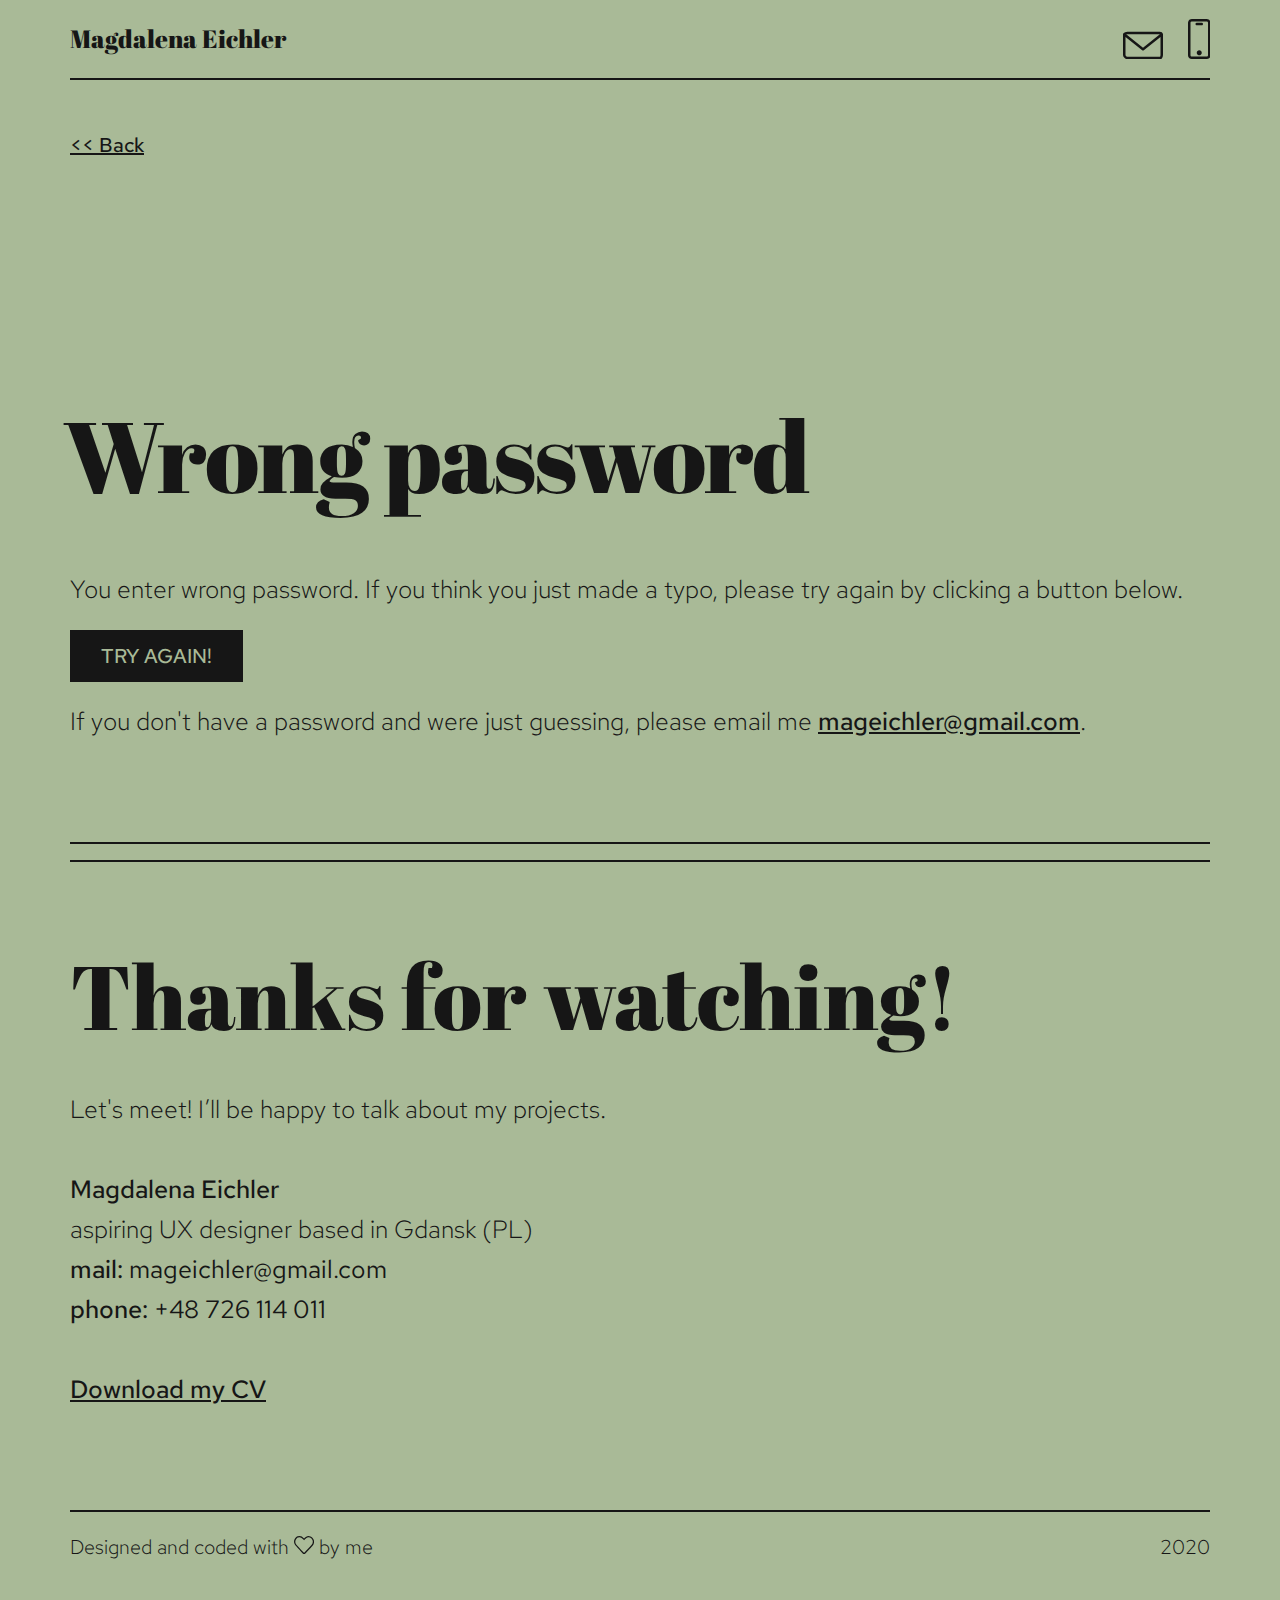
<file: programming-school/you-shell-not-pass.html>
<!doctype html>
<html lang="en">
  <head>
    <meta charset="utf-8">
    <meta name="viewport" content="width=device-width, initial-scale=1, shrink-to-fit=no">
    <meta name="description" content="Hello! I'm Magdalena Eichler, a UX designer based in Gdansk (PL). I believe that everything starts from a story.">
    <meta name="author" content="Magdalena Eichler">
    <title>Magdalena Eichler - about me</title>

    <!-- Bootstrap core CSS -->
    <link href="../css/bootstrap.css" rel="stylesheet">
    <link href="../css/bootstrap-grid.css" rel="stylesheet">

    <!-- Favicons -->
    <link rel="icon" href="../img/fav.svg">

    <!-- Custom styles for this template -->
    <link href="../css/mageichler-folio.css" rel="stylesheet">

  </head>

  <body>

    <nav class="navbar navbar-expand-lg fixed-top">
      <div class="container mag-navbar">
        <a class="navbar-brand hidden-link" href="">Magdalena Eichler</a>
        <div class="contact-icons">
          <a href="mailto:mageichler@gmail.com">
            <svg class="icon" xmlns="http://www.w3.org/2000/svg" xmlns:xlink="http://www.w3.org/1999/xlink" aria-hidden="true" focusable="false" width="2em" preserveAspectRatio="xMidYMid meet" viewBox="0 0 1024 800">
              <path d="M1023 168q1-3 1-6t-1-6l-2-6q-12-54-77-54H112q-30 0-57.5 11T13 137l-5 5q-10 11-7 26q-1 2-1 4v516q0 40 36 76t76 36h832q37 0 58.5-34t21.5-78V170.5l-1-2.5zm-911-8h832L512 505L81 161q8-1 31-1zm832 576H112q-9 0-20.5-8T72 708.5T64 688V230l427 341q9 8 21 8q12-1 21-8l427-341v462q0 44-16 44z" fill="var(--dark)"/>
            </svg>
          </a>
          <a href="tel:+48-726-114-011">
            <svg class="icon" xmlns="http://www.w3.org/2000/svg" xmlns:xlink="http://www.w3.org/1999/xlink" aria-hidden="true" focusable="false" height="2em" preserveAspectRatio="xMidYMid meet" viewBox="0 0 576 1024">
              <path d="M480 0H96Q70 0 48 13T13 48T0 96v832q0 40 28 68t68 28h384q40 0 68-28t28-68V96q0-26-13-48t-35-35t-48-13zm32 928q0 13-9.5 22.5T480 960H96q-13 0-22.5-9.5T64 928V96q0-13 9.5-22.5T96 64h384q13 0 22.5 9.5T512 96v832zM288.5 800q-26.5 0-45.5 19t-19 45q0 17 8.5 32t23.5 23.5t32 8.5t32-8.5t23.5-23.5t8.5-32q0-26-18.5-45t-45-19zM352 96H224q-13 0-22.5 9.5T192 128t9.5 22.5T224 160h128q13 0 22.5-9.5T384 128t-9.5-22.5T352 96z" fill="var(--dark)"/>
            </svg>
          </a>
        </div>
      </div> 
    </nav>

    <div class="container subpage">
      <main role="main">

       <div class="row small-nav">
            <div class="col-md-6">
                    <a href="../"><< Back</a>
            </div>
        </div>

        
        <div class="row">
            <div class="col-md-12">
                <h1>Wrong password</h1>
            </div>
        </div>

        <div class="row">
            <div class="col-md-12">
                <p>
                    You enter wrong password. If you think you just made a typo, please try again by clicking a button below. 
                </p>
                <p><a href="index.html" class="btn btn-folio">Try again!</a></p>
                <p>
                    If you don't have a password and were just guessing, please email me <a href="mailto:mageichler@gmail.com">mageichler@gmail.com</a>. 
                </p>
            </div>
        </div>

        <div class="row">
        <div class="col-md-12">
            <div class="divider"></div>
        </div>
        </div>
        
        <div class="row thanks">
        <div class="col-md-12">
            <h3>Thanks for watching!</h3>
            <p>Let's meet! I’ll be happy to talk about my projects.</p>
            <p>
            <strong>Magdalena Eichler</strong> <br>
            aspiring UX designer based in Gdansk (PL) <br>
            <strong>mail:</strong> <a class="hidden-link" href="mailto:mageichler@gmail.com">mageichler@gmail.com</a>
            <br>
            <strong>phone:</strong> <a class="hidden-link" href="tel:+48-726-114-011">+48 726 114 011</a>
            </p>
            <p>
            <a href="../res/cv.pdf" target="_blank">Download my CV</a>
            </p>
        </div>
        </div>
    </main>
    <footer class="footer">
        <div class="row">
        <div class="col-md-9">
            Designed and coded with 
            <svg xmlns="http://www.w3.org/2000/svg" xmlns:xlink="http://www.w3.org/1999/xlink" aria-hidden="true" focusable="false" width="1.02em" height="1em" style="vertical-align: -0.062em;-ms-transform: rotate(360deg); -webkit-transform: rotate(360deg); transform: rotate(360deg);" preserveAspectRatio="xMidYMid meet" viewBox="0 -48 1040 1024"><path d="M288 66q73 0 180 106l46 45l45-46q15-16 31.5-30t32.5-26t31.5-21T684 78.5t27.5-9.5t24.5-3q89 0 157 68q69 69 69 166t-69 167q-5 4-359 387q-5 5-11 6.5t-10 1.5q-12 0-21-8q-324-360-359-395q-8-8-15.5-17.5t-14-19t-12-19.5t-10-20.5T74 361t-5.5-22t-3.5-23t-1-23q0-98 69-167q32-31 70-45.5T288 66zm0-64q-59 0-109 19T88 81q-43 43-65.5 99T0 292.5T22.5 405T88 504q9 9 49.5 53.5t91 100.5t100 111t83.5 92l34 37q27 28 66.5 28t67.5-28q354-383 358-386q88-88 88-212T938 89q-44-44-93.5-65.5T736 2q-53 0-111.5 35T513 126Q387 2 288 2z" fill="var(--dark)"/><rect x="0" y="-48" width="1040" height="1024" fill="rgba(0, 0, 0, 0)" /></svg>
            by me
        </div>
        <div class="col-md-3 text-right">
            2020
        </div>
        </div>
    </footer>
    </div>

<script src="https://code.jquery.com/jquery-3.4.1.slim.min.js"></script>
<script>window.jQuery || document.write('<script src="/js/jquery.slim.min.js"><\/script>')</script><script src="../js/bootstrap.bundle.min.js"></script></body>
</html>
</file>
<file: css/mageichler-folio.css>
@import url('https://fonts.googleapis.com/css?family=Red+Hat+Text:400,500,700&display=swap');
@import url('https://fonts.googleapis.com/css2?family=Literata:ital,wght@0,200;0,300;0,400;0,500;0,600;0,700;0,800;0,900;1,200;1,300;1,400;1,500;1,600;1,700;1,800;1,900&display=swap');
@import url('https://fonts.googleapis.com/css2?family=Abril+Fatface&display=swap');

:root {
    --dark: #161616;
    --dark-hover: rgba(22,22,22,0.15);
    --light: #F5FAF0;
    --color: #A9BA97;
    --font-serif: "Abril Fatface", "Literata", serif;
    --font-sans-serif: "Red Hat Text", "Helvetica Neue", Arial, "Noto Sans", sans-serif;

    scroll-behavior: smooth;
}

html {
    font-size: 20px;
}

@media(max-width: 575px) {
    html {
        font-size: 16px;
    }
}

body {
    background: var(--color);
    color: var(--dark);
    font-family: var(--font-sans-serif);
    font-weight: 300;
  }

h1, h2, h3, h4 {
    font-family: var(--font-serif);
   /* font-weight: bold; */
    hyphens: manual;
}
  
h1 {
    font-size: 8rem;
    margin-top: 12rem;
    margin-left: -7px;
    letter-spacing: -2px;
    line-height: 9rem;
}

h2 {
    font-size: 4.5rem;
    margin-top: 6rem;
    border-bottom: 2px solid var(--dark);
    padding-bottom: 1rem;
    line-height: 4rem;
}

@media(max-width: 324px) {
    h1 {
        font-size: 6rem;
        line-height: 7rem;
    }

    h2 {
        font-size: 3rem;
        line-height: 3rem;
    }
}

h3 {
    font-size: 4.5rem;
}

h4 {
    font-size: 3rem;
}

h5 {
    margin-top: 2rem;
    font-weight: bold;
}

h5:first-of-type {
    margin-top: 0;
}

a, a:visited {
    display: inline-block;
    font-weight: 500;
    text-decoration: underline;
    color: var(--dark);
   /* font-family: var(--font-sans-serif); */
}

.hidden-link {
    font-weight: normal;
    text-decoration: none;
   /* font-family: var(--font-serif); */
}

a:focus, a:hover, a:active {
    background: var(--dark);
    color: var(--color);
    transition: ease-in-out all 0.12s;
    outline: none;
}

a:has(svg):focus, a:has(svg):hover, a:has(svg):active {
    background: none;
}

p {
    font-size: 1.25rem;
    line-height: 1.6;
    margin: 0 0 1rem 0;
}

li {
    font-size: 1.25rem;
    line-height: 1.5;
   /* font-family: var(--font-serif); */
}

strong {
    font-weight: 500;
}

.navbar {
    padding: 0;
    background: var(--color);
}

.navbar-brand {
    font-family: var(--font-serif);
}

@media(min-width: 576px) {
    .container {
        padding-left: 0 !important;
        padding-right: 0 !important;
    }
}

.container {
    scroll-behavior: smooth;
}

.mag-navbar {
    border-bottom: 2px solid var(--dark);
    background: var(--color);
    height: 4rem;
    z-index: 600;
}

@media(max-width: 575px) {
    .mag-navbar {
        padding-left: 15px !important;
        padding-right: 15px !important;
    }
}

.icon-link {
    display: inline-block;
}

.icon-link:hover, .icon-link:active, .icon-link:focus {
    background: none;
}

.icon-link:hover path, .icon-link:active path, .icon-link:focus path {
    fill: var(--light);
    transition: ease-in-out all 0.12s;
}

.icon {
    vertical-align: bottom;
    margin-left: 1rem;
}

.icon-link:focus-visible {
    background: var(--dark);
    padding: 0.5rem;
    margin: -0.5rem 0 -0.5rem;
}

.icon-link:focus-visible .icon {
    margin-left: 0;
}

main {
    margin-top: 4rem;
    position: relative;
    z-index: 3;
}

.divider {
    height: 1rem;
    width: 100%;
    border-top: 2px solid var(--dark);
    border-bottom: 2px solid var(--dark);
    margin: 4rem 0;
}

.project {
    padding-top: 2.5rem;
    padding-bottom: 2.5rem;
    margin-top: 0.5rem;
    margin-bottom: 1rem;
}

.tag {
    color: var(--light);
    background: var(--dark-hover);
    font-weight: 500;
    display: inline-block;
    margin-bottom: 1rem;
    margin-right: 0.2rem;
    padding: 0.2rem 0.8rem;
    font-family: var(--font-sans-serif);
    font-size: 0.75rem;
}

.reverse {
    color: var(--dark);
    background: var(--light);
    font-weight: 700;
} 

.in-progress {
    font-family: var(--font-family-monospace);
    font-size: 1rem;
    font-weight: 700;
}

.thanks p {
    margin-top: 2rem;
}

.btn-folio {
    background: var(--dark);
    color: var(--color) !important;
    margin-right: 1rem;
    padding: 0.5rem 1.5rem;
    border-radius: 0;
    text-decoration: none !important;
    font-weight: 500;
    text-transform: uppercase;
}

.btn-folio:hover, .btn-folio:focus, .btn-folio:active {
    background: var(--color);
    color: var(--dark) !important;
    text-decoration: none;
    box-shadow: inset 2px 2px 0 0 var(--dark), inset -2px -2px 0 0 var(--dark);
}

.footer {
    margin: 4rem 0;
    border-top: 2px solid var(--dark);
    padding-top: 1rem;
}

/* Subpages */

.small-nav {
    padding-top: 2.5rem;
    font-size: 1rem;
    position: relative;
    z-index: 3;
}

.subpage h1 {
    margin-bottom: 3rem;
    font-size: 5rem;
    line-height: 5.5rem;
}

.subpage h4 {
    margin-top: 3rem;
}

.subpage .col-md-12 { 
    margin-top: -5rem;
    padding-top: 5rem;
  }

.subpage img+em {
    display: inline-block;
    margin-top: 0.5rem;
    margin-bottom: 2rem;
}

.subpage .col-md-12 img+em:last-child {
    margin-bottom: 1rem;
}  

.subpage em+em {
    margin-top: -1rem;
}

.subpage img {
    margin-top: 2rem;
    transition: ease-in-out all 0.3s;
}

.subpage img:hover, .subpage img:focus, .subpage img:active {
    cursor: pointer;
    opacity: 0.7;
}

/* Table of content */

@media(max-width: 767px) {
    .toc {
        display: none;
    }
}

@media(min-width: 768px) {
    .toc-container .col-md-12 {
        padding-right: 1rem;
        padding-left: 0;
    }
}

.toc-container {
    scroll-behavior: smooth;
    overflow-y: inherit;
}

.toc {
    position: sticky;
    position: -webkit-sticky;
    z-index: 6;
    width: 28%;
    padding: 1rem;
    border: 2px solid var(--dark);
    background: var(--color);
    top: 5rem;
    float: right;
}

#chevron {
    float: right;
    margin: 0.5rem;
    transform: rotate(180deg);
    transition: ease-in-out all 0.3s;
    cursor: pointer;
}

.active-chevron {
    transform: rotate(0deg) !important;
}

.toc ul {
    padding-left: 0;
}

.toc ol {
    padding-left: 1rem;
}

.toc li {
    list-style-type: none;
}

.toc ul > li {
    padding-bottom: 1rem;
}

.toc ol li a {
    font-weight: normal;
}

.toc a {
    display: block;
    font-size: 1rem;
    text-decoration: none;
    transition: ease-in-out all 0.3s;
}

/* modals */

.modal-content {
    border: 0;
    background: var(--color);
    border-radius: 0;
}

.modal-img {
    width: 75%;
    float: left;
    overflow: auto;
}

.modal-img img {
    width: 100%;
}

.modal-desc {
    max-width: 25%;
    float: left;
    padding: 1rem 1rem 1rem 1.5rem;
}

.modal-title-box {
    width: 25%;
    float: left;
    padding: 1rem 0rem 1rem 1.5rem;
}

.button-close {
    margin-top: -2rem;
    margin-right: -1rem;
    padding: 0.9rem 1.5rem !important;
    font-size: 2.5rem;
    color: var(--dark);
    text-shadow: none;
    opacity: 1;
    font-weight: lighter;
}

.button-close:focus {
    outline: none;
}

.modal-title {
    font-weight: 700;
    font-size: 1.5rem;
    line-height: 1.7rem;
}

.btn-magnifier {
    margin-top: 1rem;
    background: none;
    color: var(--light);
    font-family: var( --font-sans-serif);
    padding: 0.75rem 1rem;
    border: 0;
    transition: ease-in-out all 0.12s;
}

.btn-magnifier:first-of-type {
    margin-left: -1rem;
}

.reset {
    padding: 0.75rem 1.5rem;
}

.btn-magnifier:hover, .btn-magnifier:active, .btn-magnifier:focus {
    background: var(--dark);
    border: 0;
    border-radius: 0;
    outline: none;
}
</file>
